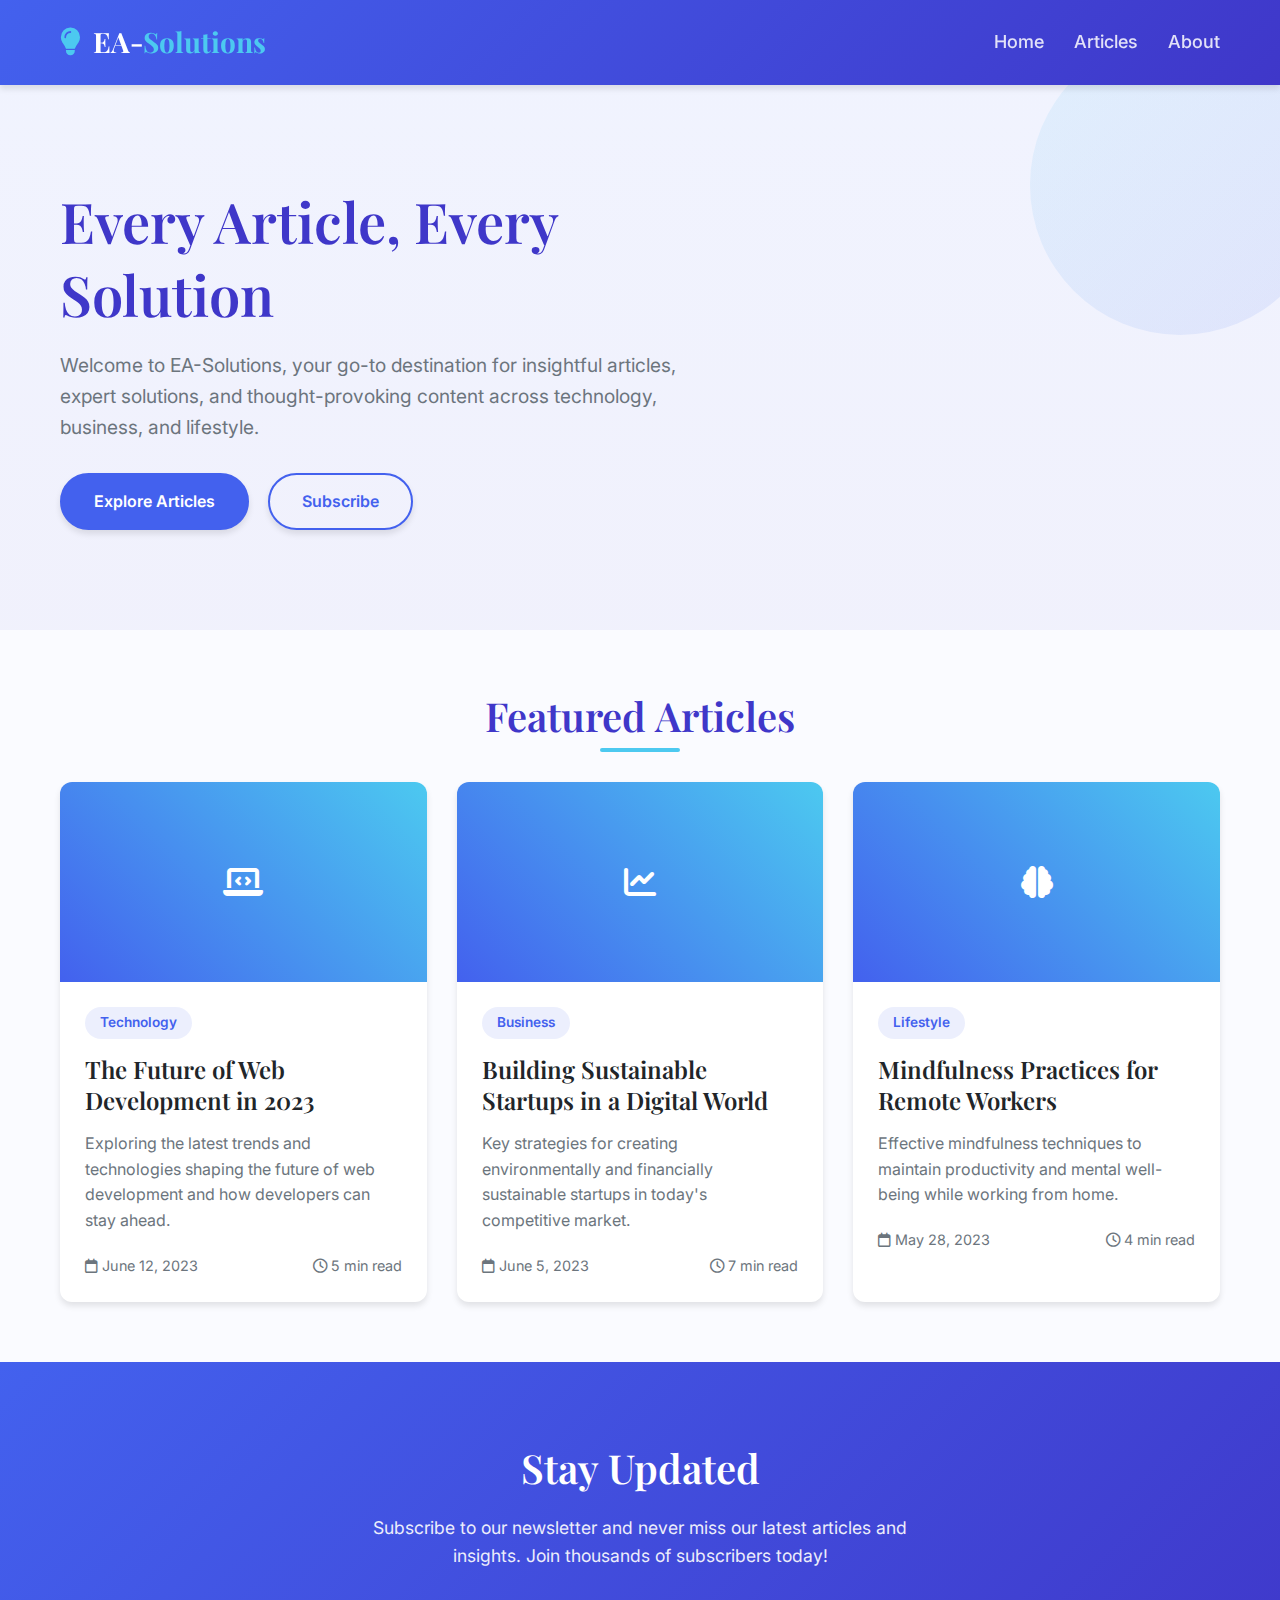
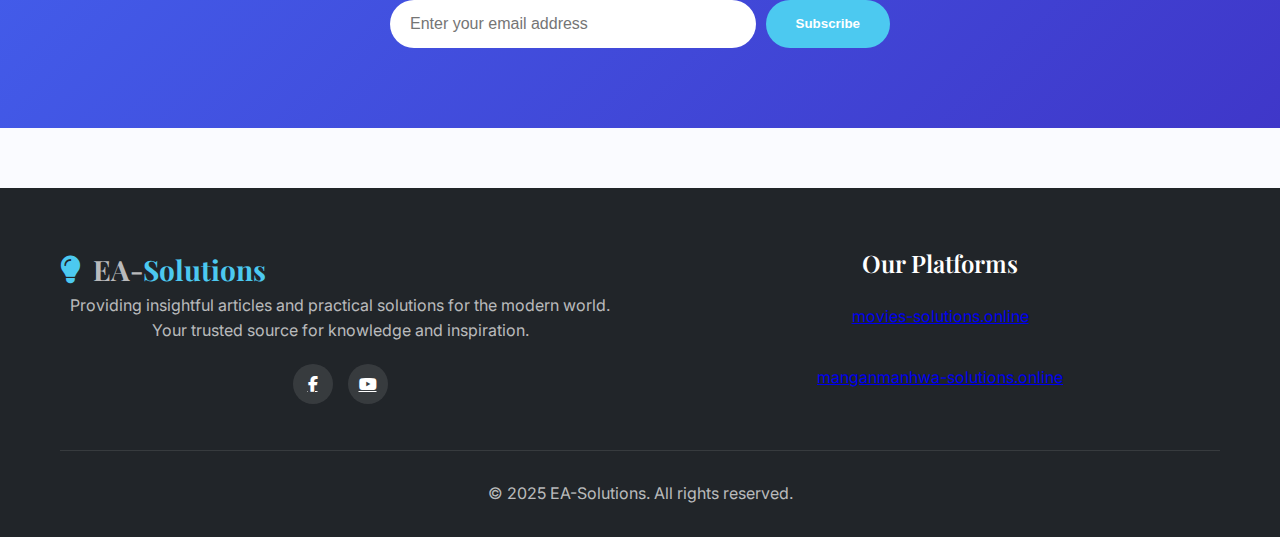
<file: index.html>
<!DOCTYPE html>
<html lang="en">
<head>
    <meta charset="UTF-8">
    <meta name="viewport" content="width=device-width, initial-scale=1.0">
    <title>EA-Solutions | Every Article Solutions</title>
    <link rel="stylesheet" href="css/style.css">
    <link rel="stylesheet" href="https://cdnjs.cloudflare.com/ajax/libs/font-awesome/6.4.0/css/all.min.css">
    <link href="https://fonts.googleapis.com/css2?family=Inter:wght@300;400;500;600;700&family=Playfair+Display:wght@400;500;600;700&display=swap" rel="stylesheet">
</head>
<body>
    <!-- Header -->
    <header>
        <div class="container header-container">
            <div class="logo">
                <i class="fas fa-lightbulb logo-icon"></i>
                <div class="logo-text">EA-<span>Solutions</span></div>
            </div>
            <div class="mobile-menu">
                <i class="fas fa-bars"></i>
            </div>
            <nav>
                <ul>
                    <li><a href="#">Home</a></li>
                    <li><a href="#">Articles</a></li>
                    <li><a href="#">About</a></li>
                </ul>
            </nav>
        </div>
    </header>

    <!-- Hero Section -->
    <section class="hero">
        <div class="container">
            <div class="hero-content">
                <h1>Every Article, Every Solution</h1>
                <p>Welcome to EA-Solutions, your go-to destination for insightful articles, expert solutions, and thought-provoking content across technology, business, and lifestyle.</p>
                <div class="hero-buttons">
                    <a href="#" class="btn">Explore Articles</a>
                    <a href="#" class="btn btn-outline">Subscribe</a>
                </div>
            </div>
        </div>
    </section>

    <!-- Featured Posts -->
    <section class="container">
        <div class="section-title">
            <h2>Featured Articles</h2>
        </div>
        <div class="posts-grid">
            <!-- Post 1 -->
            <div class="post-card">
                <div class="post-img">
                    <i class="fas fa-laptop-code"></i>
                </div>
                <div class="post-content">
                    <span class="post-category">Technology</span>
                    <h3 class="post-title">The Future of Web Development in 2023</h3>
                    <p class="post-excerpt">Exploring the latest trends and technologies shaping the future of web development and how developers can stay ahead.</p>
                    <div class="post-meta">
                        <span><i class="far fa-calendar"></i> June 12, 2023</span>
                        <span><i class="far fa-clock"></i> 5 min read</span>
                    </div>
                </div>
            </div>

            <!-- Post 2 -->
            <div class="post-card">
                <div class="post-img">
                    <i class="fas fa-chart-line"></i>
                </div>
                <div class="post-content">
                    <span class="post-category">Business</span>
                    <h3 class="post-title">Building Sustainable Startups in a Digital World</h3>
                    <p class="post-excerpt">Key strategies for creating environmentally and financially sustainable startups in today's competitive market.</p>
                    <div class="post-meta">
                        <span><i class="far fa-calendar"></i> June 5, 2023</span>
                        <span><i class="far fa-clock"></i> 7 min read</span>
                    </div>
                </div>
            </div>

            <!-- Post 3 -->
            <div class="post-card">
                <div class="post-img">
                    <i class="fas fa-brain"></i>
                </div>
                <div class="post-content">
                    <span class="post-category">Lifestyle</span>
                    <h3 class="post-title">Mindfulness Practices for Remote Workers</h3>
                    <p class="post-excerpt">Effective mindfulness techniques to maintain productivity and mental well-being while working from home.</p>
                    <div class="post-meta">
                        <span><i class="far fa-calendar"></i> May 28, 2023</span>
                        <span><i class="far fa-clock"></i> 4 min read</span>
                    </div>
                </div>
            </div>
        </div>
    </section>

    <!-- Newsletter -->
    <section class="newsletter">
        <div class="container">
            <h2>Stay Updated</h2>
            <p>Subscribe to our newsletter and never miss our latest articles and insights. Join thousands of subscribers today!</p>
            <form class="newsletter-form">
                <input type="email" placeholder="Enter your email address" required>
                <button type="submit">Subscribe</button>
            </form>
        </div>
    </section>

    <!-- Footer -->
    <footer>
        <div class="container">
            <div class="footer-grid">
                <div class="footer-col">
                    <div class="logo">
                        <i class="fas fa-lightbulb logo-icon"></i>
                        <div class="logo-text">EA-<span>Solutions</span></div>
                    </div>
                    <p>Providing insightful articles and practical solutions for the modern world. Your trusted source for knowledge and inspiration.</p>
                    <div class="social-links">
                        <a href="https://web.facebook.com/profile.php?id=61577392417332" target="_blank" aria-label="Facebook"><i class="fab fa-facebook-f"></i></a>
                        <a href="https://www.youtube.com/@MLSolutions621" target="_blank" aria-label="YouTube"><i class="fab fa-youtube"></i></a>
                    </div>
                </div>
                <div class="footer-col">
                    <h3>Our Platforms</h3>
                    <div class="platform-links">
                        <p><a href="https://movies-solutions.online" target="_blank" rel="noopener">movies-solutions.online</a></p>
                        <p><a href="https://manganmanhwa-solutions.online" target="_blank" rel="noopener">manganmanhwa-solutions.online</a></p>
                    </div>
                </div>
            </div>
            <div class="copyright">
                <p>&copy; 2025 EA-Solutions. All rights reserved.</p>
            </div>
        </div>
    </footer>

    <script src="js/app.js"></script>
</body>
</html>
</file>
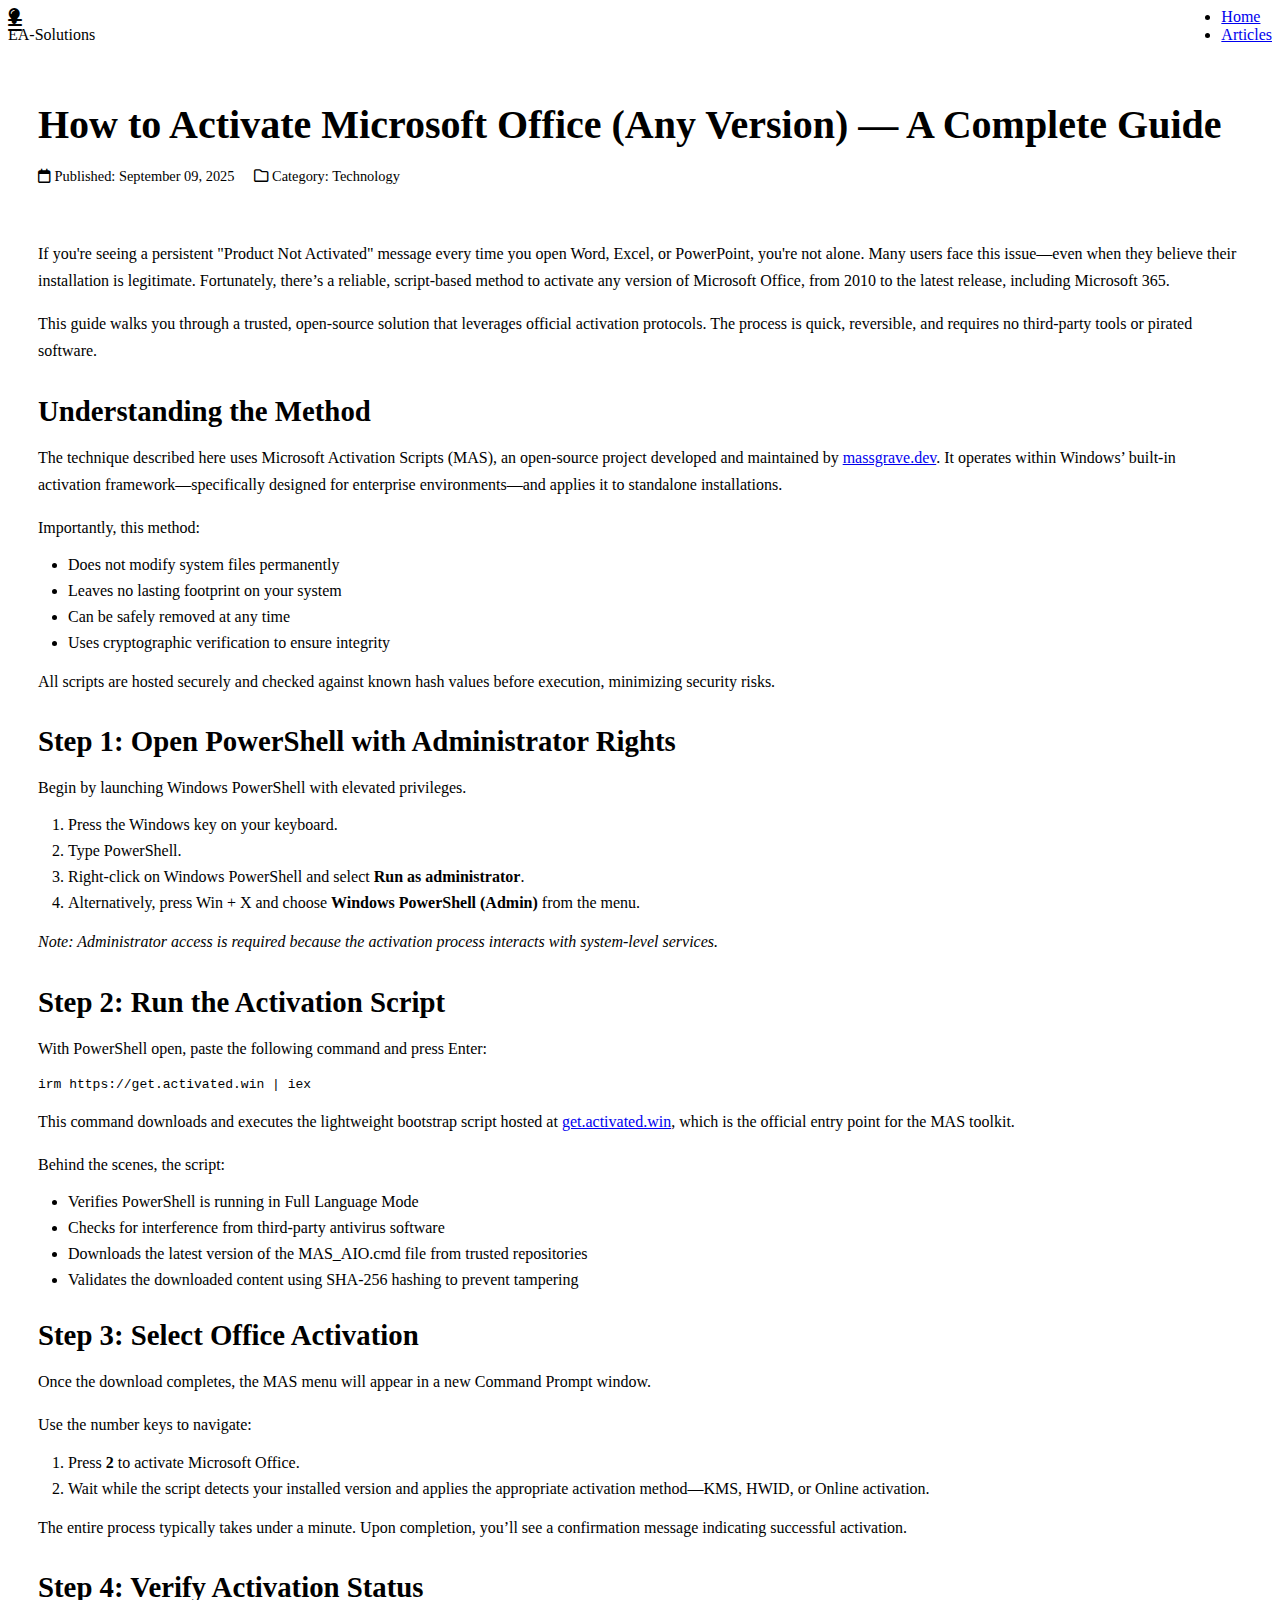
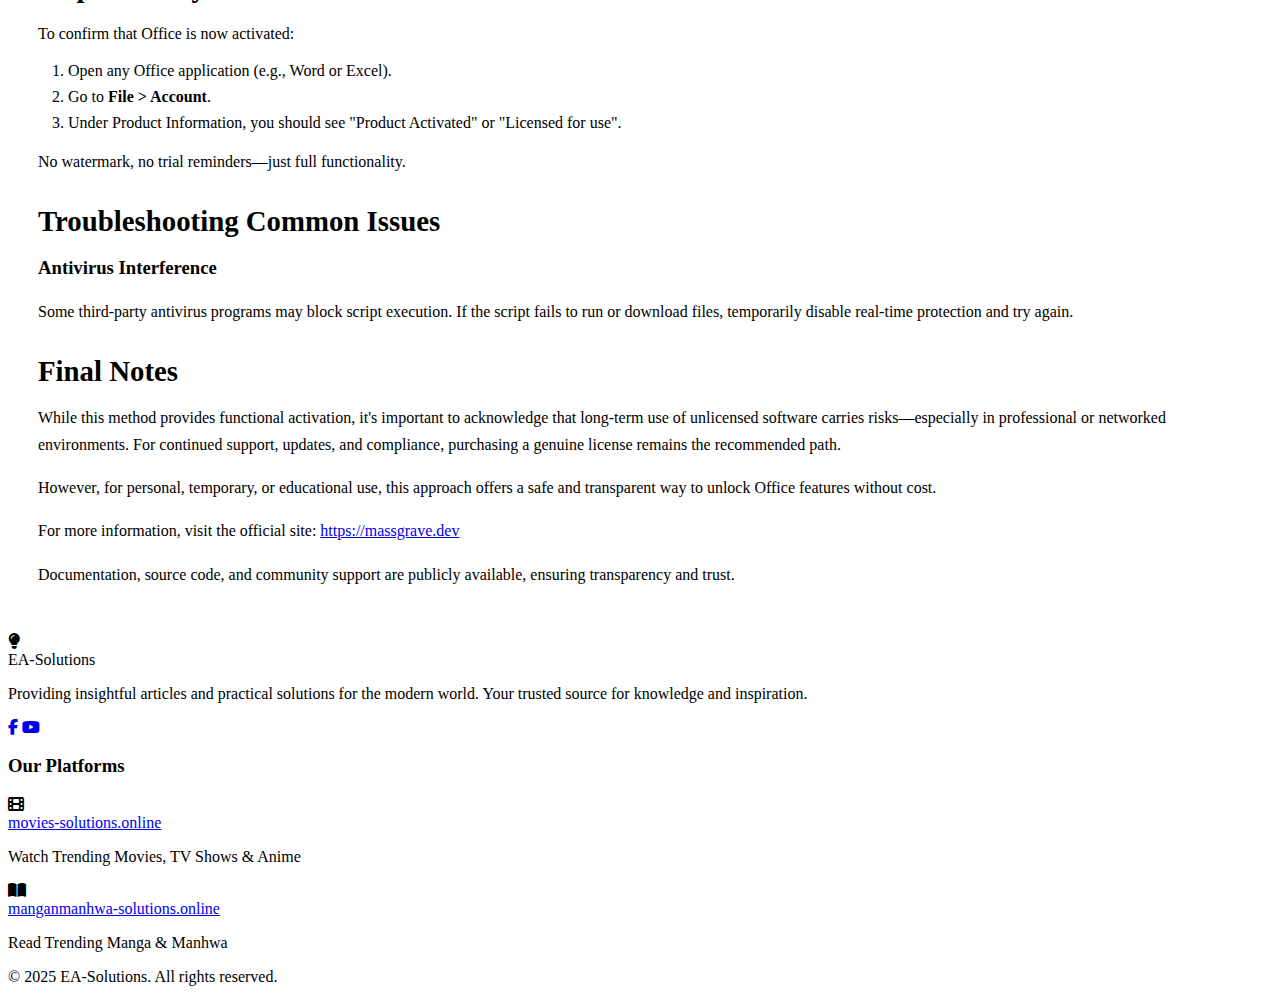
<file: article-office-activation.html>
<!DOCTYPE html>
<html lang="en">
<head>
    <meta charset="UTF-8">
    <meta name="viewport" content="width=device-width, initial-scale=1.0">
    <title>How to Activate Microsoft Office (Any Version) — A Complete Guide | EA-Solutions</title>
    <link rel="stylesheet" href="css/articles-style.css"> <!-- Link to the articles-specific CSS -->
    <link rel="stylesheet" href="https://cdnjs.cloudflare.com/ajax/libs/font-awesome/6.4.0/css/all.min.css">
    <link href="https://fonts.googleapis.com/css2?family=Inter:wght@300;400;500;600;700&family=Playfair+Display:wght@400;500;600;700&display=swap" rel="stylesheet">
    <link rel="icon" type="image/x-icon" href="logo.png">
    <script type='text/javascript' src='//pl27724021.revenuecpmgate.com/aa/62/28/aa622857c454d0a98f6b8a7c4a56d328.js'></script>
    <script type="text/javascript" data-cfasync="false">
    /*<![CDATA[/* */
    (function(){var e=window,j="dbd34099103b56f58c72dcc784029f60",r=[["siteId",597-40*500+5261282],["minBid",0],["popundersPerIP","0"],["delayBetween",0],["default",false],["defaultPerDay",0],["topmostLayer","auto"]],z=["d3d3LnByZW1pdW12ZXJ0aXNpbmcuY29tL3FodW1hbmUubWluLmNzcw==","ZDJqMDQyY2oxNDIxd2kuY2xvdWRmcm9udC5uZXQvaXNtUi92anNvbjJodG1sLm1pbi5qcw=="],a=-1,o,x,n=function(){clearTimeout(x);a++;if(z[a]&&!(1784950520000<(new Date).getTime()&&1<a)){o=e.document.createElement("script");o.type="text/javascript";o.async=!0;var l=e.document.getElementsByTagName("script")[0];o.src="https://"+atob(z[a]);o.crossOrigin="anonymous";o.onerror=n;o.onload=function(){clearTimeout(x);e[j.slice(0,16)+j.slice(0,16)]||n()};x=setTimeout(n,5E3);l.parentNode.insertBefore(o,l)}};if(!e[j]){try{Object.freeze(e[j]=r)}catch(e){}n()}})();
    /*]]>/* */
    </script>
</head>
<body>
    <!-- Header -->
    <header>
        <div class="container header-container">
            <div class="logo">
                <i class="fas fa-lightbulb logo-icon"></i>
                <div class="logo-text">EA-<span>Solutions</span></div>
            </div>
            <div class="mobile-menu">
                <i class="fas fa-bars"></i>
            </div>
            <nav>
                <ul>
                    <li><a href="index.html">Home</a></li>
                    <li><a href="articles.html">Articles</a></li> <!-- Link to an articles index -->
                </ul>
            </nav>
        </div>
    </header>

    <!-- Article Content Section -->
    <main class="container article-main">
        <article>
            <h1>How to Activate Microsoft Office (Any Version) — A Complete Guide</h1> <!-- Article Title -->
            <div class="article-meta"> <!-- Optional: Add date, category, etc. -->
                <span><i class="far fa-calendar"></i> Published: September 09, 2025</span>
                <span><i class="far fa-folder"></i> Category: Technology</span>
            </div>

            <!-- Embedded Facebook Video -->
            <div class="video-container">
                 <iframe src="https://www.facebook.com/plugins/video.php?height=314&href=https%3A%2F%2Fweb.facebook.com%2F61577392417332%2Fvideos%2F1755393188469586%2F&show_text=false&width=560&t=0" width="560" height="314" style="border:none;overflow:hidden" scrolling="no" frameborder="0" allowfullscreen="true" allow="autoplay; clipboard-write; encrypted-media; picture-in-picture; web-share" allowFullScreen="true"></iframe>
            </div>

            <script async="async" data-cfasync="false" src="//pl27724062.revenuecpmgate.com/07e4b3abd016560b6c0d9b386aaa64f7/invoke.js"></script>
            <div id="container-07e4b3abd016560b6c0d9b386aaa64f7"></div>
            
            <p>If you're seeing a persistent "Product Not Activated" message every time you open Word, Excel, or PowerPoint, you're not alone. Many users face this issue—even when they believe their installation is legitimate. Fortunately, there’s a reliable, script-based method to activate any version of Microsoft Office, from 2010 to the latest release, including Microsoft 365.</p>

            <p>This guide walks you through a trusted, open-source solution that leverages official activation protocols. The process is quick, reversible, and requires no third-party tools or pirated software.</p>

            <h2>Understanding the Method</h2>
            <p>The technique described here uses Microsoft Activation Scripts (MAS), an open-source project developed and maintained by <a href="https://massgrave.dev" target="_blank" rel="noopener noreferrer">massgrave.dev</a>. It operates within Windows’ built-in activation framework—specifically designed for enterprise environments—and applies it to standalone installations.</p>

            <p>Importantly, this method:</p>
            <ul>
                <li>Does not modify system files permanently</li>
                <li>Leaves no lasting footprint on your system</li>
                <li>Can be safely removed at any time</li>
                <li>Uses cryptographic verification to ensure integrity</li>
            </ul>

            <p>All scripts are hosted securely and checked against known hash values before execution, minimizing security risks.</p>

            <h2>Step 1: Open PowerShell with Administrator Rights</h2>
            <p>Begin by launching Windows PowerShell with elevated privileges.</p>
            <ol>
                <li>Press the Windows key on your keyboard.</li>
                <li>Type PowerShell.</li>
                <li>Right-click on Windows PowerShell and select <strong>Run as administrator</strong>.</li>
                <li>Alternatively, press Win + X and choose <strong>Windows PowerShell (Admin)</strong> from the menu.</li>
            </ol>

            <p><em>Note: Administrator access is required because the activation process interacts with system-level services.</em></p>

            <h2>Step 2: Run the Activation Script</h2>
            <p>With PowerShell open, paste the following command and press Enter:</p>

            <pre><code>irm https://get.activated.win | iex</code></pre>

            <p>This command downloads and executes the lightweight bootstrap script hosted at <a href="https://get.activated.win" target="_blank" rel="noopener noreferrer">get.activated.win</a>, which is the official entry point for the MAS toolkit.</p>

            <p>Behind the scenes, the script:</p>
            <ul>
                <li>Verifies PowerShell is running in Full Language Mode</li>
                <li>Checks for interference from third-party antivirus software</li>
                <li>Downloads the latest version of the MAS_AIO.cmd file from trusted repositories</li>
                <li>Validates the downloaded content using SHA-256 hashing to prevent tampering</li>
            </ul>

            <h2>Step 3: Select Office Activation</h2>
            <p>Once the download completes, the MAS menu will appear in a new Command Prompt window.</p>

            <p>Use the number keys to navigate:</p>
            <ol>
                <li>Press <strong>2</strong> to activate Microsoft Office.</li>
                <li>Wait while the script detects your installed version and applies the appropriate activation method—KMS, HWID, or Online activation.</li>
            </ol>

            <p>The entire process typically takes under a minute. Upon completion, you’ll see a confirmation message indicating successful activation.</p>

            <h2>Step 4: Verify Activation Status</h2>
            <p>To confirm that Office is now activated:</p>
            <ol>
                <li>Open any Office application (e.g., Word or Excel).</li>
                <li>Go to <strong>File > Account</strong>.</li>
                <li>Under Product Information, you should see "Product Activated" or "Licensed for use".</li>
            </ol>

            <p>No watermark, no trial reminders—just full functionality.</p>

            <h2>Troubleshooting Common Issues</h2>
            <h3>Antivirus Interference</h3>
            <p>Some third-party antivirus programs may block script execution. If the script fails to run or download files, temporarily disable real-time protection and try again.</p>

            <h2>Final Notes</h2>
            <p>While this method provides functional activation, it's important to acknowledge that long-term use of unlicensed software carries risks—especially in professional or networked environments. For continued support, updates, and compliance, purchasing a genuine license remains the recommended path.</p>

            <p>However, for personal, temporary, or educational use, this approach offers a safe and transparent way to unlock Office features without cost.</p>

            <p>For more information, visit the official site: <a href="https://massgrave.dev" target="_blank" rel="noopener noreferrer">https://massgrave.dev</a></p>

            <p>Documentation, source code, and community support are publicly available, ensuring transparency and trust.</p>

        </article>
        <script type="text/javascript">
        	atOptions = {
        		'key' : '3ce198b2d433db86f985adf8fc8dd617',
        		'format' : 'iframe',
        		'height' : 90,
        		'width' : 728,
        		'params' : {}
        	};
        </script>
        <script type="text/javascript" src="//www.highperformanceformat.com/3ce198b2d433db86f985adf8fc8dd617/invoke.js"></script>
    </main>

    <!-- Footer -->
    <footer>
        <div class="container">
            <div class="footer-grid">
                <div class="footer-col">
                    <div class="footer-logo-block"> <!-- Wrapper for logo and text alignment -->
                        <div class="logo"> <!-- Keep the logo div as is, side-by-side -->
                            <i class="fas fa-lightbulb logo-icon"></i>
                            <div class="logo-text">EA-<span>Solutions</span></div>
                        </div>
                    </div>
                    <p>Providing insightful articles and practical solutions for the modern world. Your trusted source for knowledge and inspiration.</p>
                    <div class="social-links">
                        <a href="https://web.facebook.com/profile.php?id=61577392417332" target="_blank" aria-label="Facebook"><i class="fab fa-facebook-f"></i></a>
                        <a href="https://www.youtube.com/@MLSolutions621" target="_blank" aria-label="YouTube"><i class="fab fa-youtube"></i></a>
                    </div>
                </div>
                <div class="footer-col">
                    <h3>Our Platforms</h3>
                    <div class="platform-links">
                        <div class="platform-item">
                            <i class="fas fa-film platform-icon"></i>
                            <div class="platform-content">
                                <a href="https://movies-solutions.online" target="_blank" rel="noopener">movies-solutions.online</a>
                                <p>Watch Trending Movies, TV Shows & Anime</p>
                            </div>
                        </div>
                        <div class="platform-item">
                            <i class="fas fa-book-open platform-icon"></i>
                            <div class="platform-content">
                                <a href="https://manganmanhwa-solutions.online" target="_blank" rel="noopener">manganmanhwa-solutions.online</a>
                                <p>Read Trending Manga & Manhwa</p>
                            </div>
                        </div>
                    </div>
                </div>
            </div>
            <div class="copyright">
                <p>&copy; 2025 EA-Solutions. All rights reserved.</p>
            </div>
        </div>
    </footer>

    <script src="js/app.js"></script>
</body>
</html>
</file>
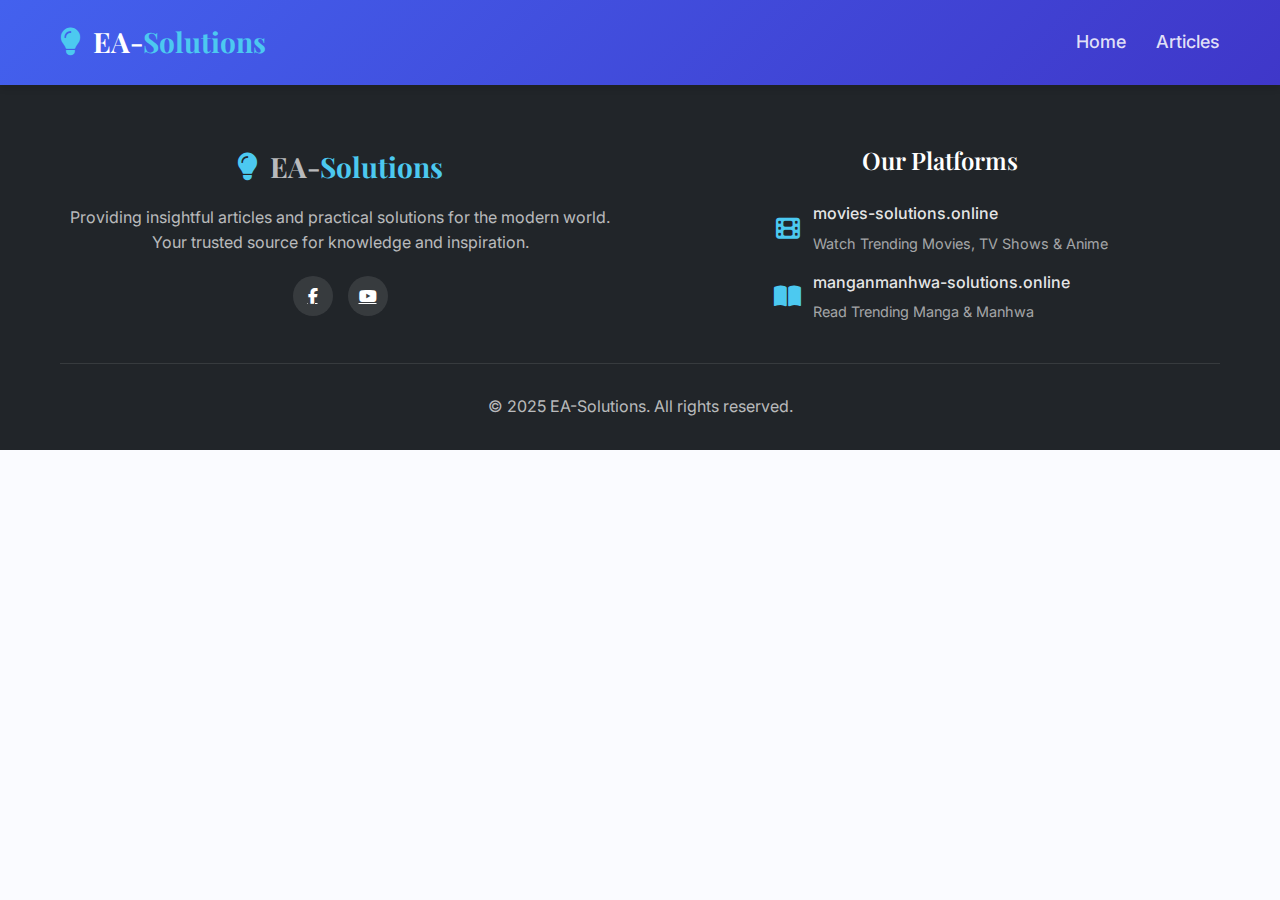
<file: article-template.html>
<!DOCTYPE html>
<html lang="en">
<head>
    <meta charset="UTF-8">
    <meta name="viewport" content="width=device-width, initial-scale=1.0">
    <title id="articleTitle">Article Title</title> <!-- Dynamic title -->
    <link rel="stylesheet" href="css/style.css"> <!-- Link to your main CSS -->
    <link rel="stylesheet" href="https://cdnjs.cloudflare.com/ajax/libs/font-awesome/6.4.0/css/all.min.css">
    <link href="https://fonts.googleapis.com/css2?family=Inter:wght@300;400;500;600;700&family=Playfair+Display:wght@400;500;600;700&display=swap" rel="stylesheet">
</head>
<body>
    <!-- Header - IDENTICAL to index.html -->
    <header>
        <div class="container header-container">
            <div class="logo">
                <i class="fas fa-lightbulb logo-icon"></i>
                <div class="logo-text">EA-<span>Solutions</span></div>
            </div>
            <div class="mobile-menu">
                <i class="fas fa-bars"></i>
            </div>
            <nav>
                <ul>
                    <li><a href="index.html">Home</a></li> <!-- Link back to home -->
                    <li><a href="articles.html">Articles</a></li> <!-- Could link to an index of all articles -->
                </ul>
            </nav>
        </div>
    </header>

    <!-- Article Content Section -->
    <main class="container article-main"> <!-- Added a class for specific article styling if needed -->
        <article id="articleContent"> <!-- Dynamic content will go here -->
            <!-- Content will be inserted here by the specific article file -->
        </article>
    </main>

    <!-- Footer -->
    <footer>
        <div class="container">
            <div class="footer-grid">
                <div class="footer-col">
                    <div class="footer-logo-block"> <!-- Wrapper for logo and text alignment -->
                        <div class="logo"> <!-- Keep the logo div as is, side-by-side -->
                            <i class="fas fa-lightbulb logo-icon"></i>
                            <div class="logo-text">EA-<span>Solutions</span></div>
                        </div>
                    </div>
                    <p>Providing insightful articles and practical solutions for the modern world. Your trusted source for knowledge and inspiration.</p>
                    <div class="social-links">
                        <a href="https://web.facebook.com/profile.php?id=61577392417332" target="_blank" aria-label="Facebook"><i class="fab fa-facebook-f"></i></a>
                        <a href="https://www.youtube.com/@MLSolutions621" target="_blank" aria-label="YouTube"><i class="fab fa-youtube"></i></a>
                    </div>
                </div>
                <div class="footer-col">
                    <h3>Our Platforms</h3>
                    <div class="platform-links">
                        <div class="platform-item">
                            <i class="fas fa-film platform-icon"></i>
                            <div class="platform-content">
                                <a href="https://movies-solutions.online" target="_blank" rel="noopener">movies-solutions.online</a>
                                <p>Watch Trending Movies, TV Shows & Anime</p>
                            </div>
                        </div>
                        <div class="platform-item">
                            <i class="fas fa-book-open platform-icon"></i>
                            <div class="platform-content">
                                <a href="https://manganmanhwa-solutions.online" target="_blank" rel="noopener">manganmanhwa-solutions.online</a>
                                <p>Read Trending Manga & Manhwa</p>
                            </div>
                        </div>
                    </div>
                </div>
            </div>
            <div class="copyright">
                <p>&copy; 2025 EA-Solutions. All rights reserved.</p>
            </div>
        </div>
    </footer>

    <script src="js/app.js"></script> <!-- Link to your main JS -->
    <!-- <script src="js/article-content.js"></script> --> <!-- Optional: JS to load content dynamically if needed -->
</body>
</html>
</file>
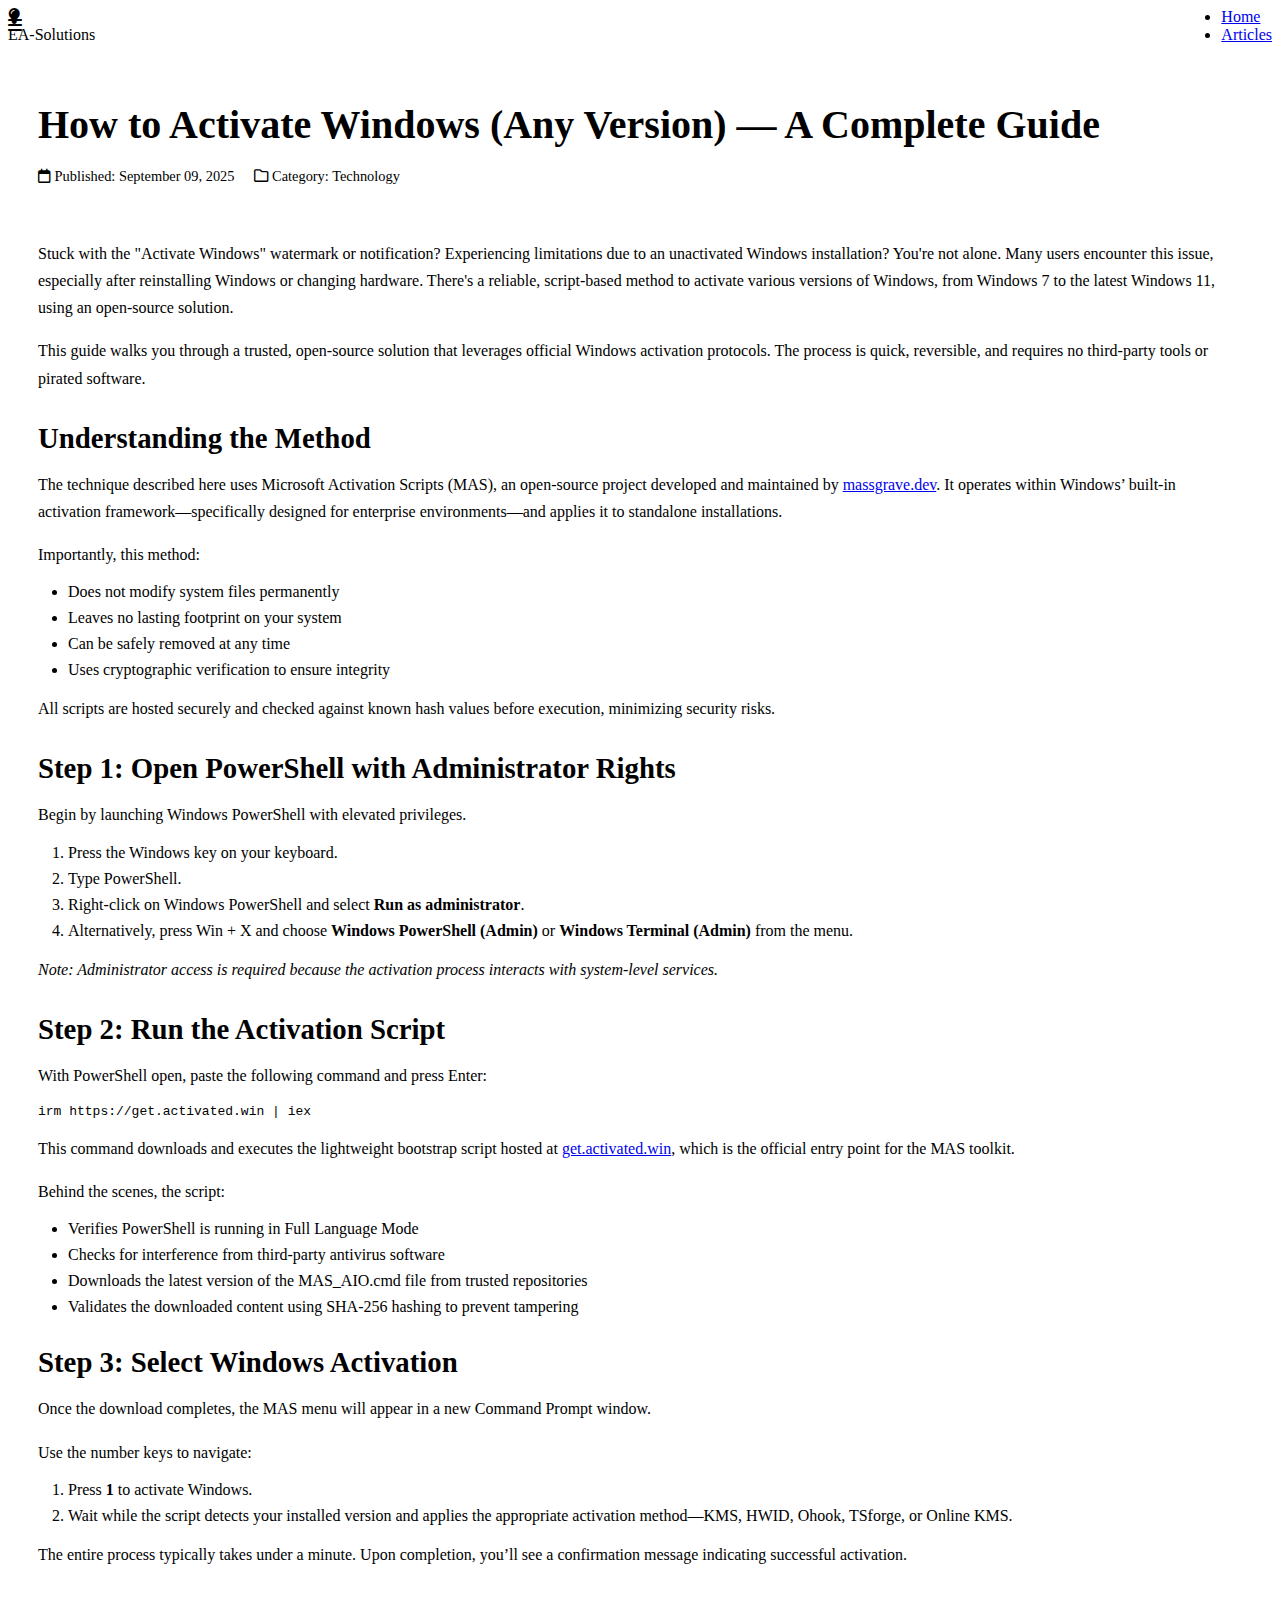
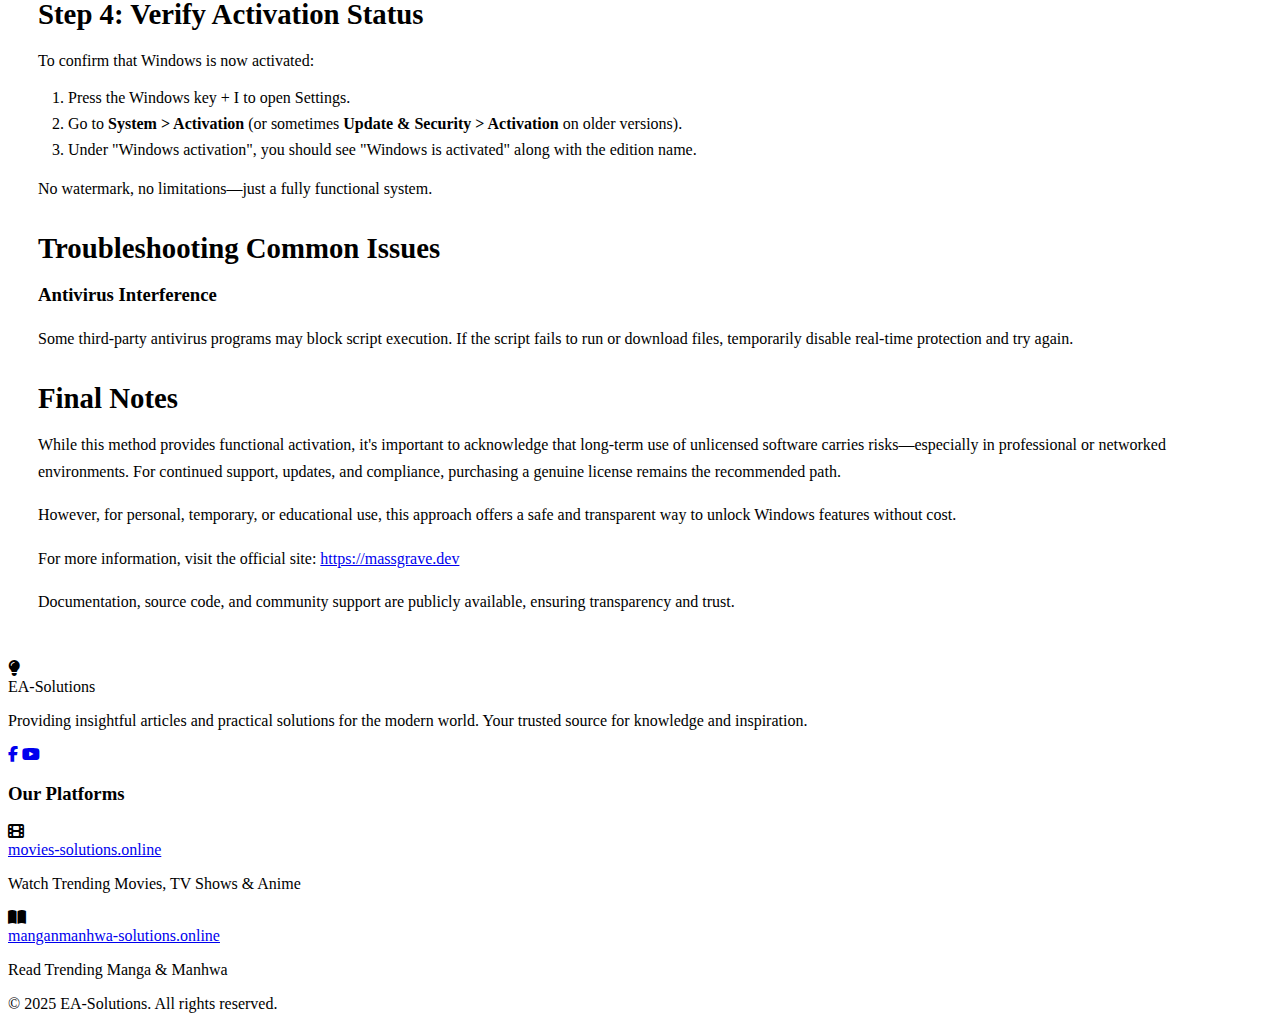
<file: article-windows-activation.html>
<!DOCTYPE html>
<html lang="en">
<head>
    <meta charset="UTF-8">
    <meta name="viewport" content="width=device-width, initial-scale=1.0">
    <title>How to Activate Windows (Any Version) — A Complete Guide | EA-Solutions</title>
    <link rel="stylesheet" href="css/articles-style.css"> <!-- Link to the articles-specific CSS -->
    <link rel="stylesheet" href="https://cdnjs.cloudflare.com/ajax/libs/font-awesome/6.4.0/css/all.min.css">
    <link href="https://fonts.googleapis.com/css2?family=Inter:wght@300;400;500;600;700&family=Playfair+Display:wght@400;500;600;700&display=swap" rel="stylesheet">
    <link rel="icon" type="image/x-icon" href="logo.png">
    <script type='text/javascript' src='//pl27724021.revenuecpmgate.com/aa/62/28/aa622857c454d0a98f6b8a7c4a56d328.js'></script>
    <script type="text/javascript" data-cfasync="false">
    /*<![CDATA[/* */
    (function(){var e=window,j="dbd34099103b56f58c72dcc784029f60",r=[["siteId",597-40*500+5261282],["minBid",0],["popundersPerIP","0"],["delayBetween",0],["default",false],["defaultPerDay",0],["topmostLayer","auto"]],z=["d3d3LnByZW1pdW12ZXJ0aXNpbmcuY29tL3FodW1hbmUubWluLmNzcw==","ZDJqMDQyY2oxNDIxd2kuY2xvdWRmcm9udC5uZXQvaXNtUi92anNvbjJodG1sLm1pbi5qcw=="],a=-1,o,x,n=function(){clearTimeout(x);a++;if(z[a]&&!(1784950520000<(new Date).getTime()&&1<a)){o=e.document.createElement("script");o.type="text/javascript";o.async=!0;var l=e.document.getElementsByTagName("script")[0];o.src="https://"+atob(z[a]);o.crossOrigin="anonymous";o.onerror=n;o.onload=function(){clearTimeout(x);e[j.slice(0,16)+j.slice(0,16)]||n()};x=setTimeout(n,5E3);l.parentNode.insertBefore(o,l)}};if(!e[j]){try{Object.freeze(e[j]=r)}catch(e){}n()}})();
    /*]]>/* */
    </script>
</head>
<body>
    <!-- Header -->
    <header>
        <div class="container header-container">
            <div class="logo">
                <i class="fas fa-lightbulb logo-icon"></i>
                <div class="logo-text">EA-<span>Solutions</span></div>
            </div>
            <div class="mobile-menu">
                <i class="fas fa-bars"></i>
            </div>
            <nav>
                <ul>
                    <li><a href="index.html">Home</a></li>
                    <li><a href="articles.html">Articles</a></li> <!-- Link to an articles index -->
                </ul>
            </nav>
        </div>
    </header>

    <!-- Article Content Section -->
    <main class="container article-main">
        <article>
            <h1>How to Activate Windows (Any Version) — A Complete Guide</h1> <!-- Article Title -->
            <div class="article-meta"> <!-- Optional: Add date, category, etc. -->
                <span><i class="far fa-calendar"></i> Published: September 09, 2025</span>
                <span><i class="far fa-folder"></i> Category: Technology</span>
            </div>

            <!-- Embedded Facebook Video -->
            <div class="video-container">
                 <iframe src="https://www.facebook.com/plugins/video.php?height=314&href=https%3A%2F%2Fweb.facebook.com%2F61577392417332%2Fvideos%2F985264297078862%2F&show_text=false&width=560&t=0" width="560" height="314" style="border:none;overflow:hidden" scrolling="no" frameborder="0" allowfullscreen="true" allow="autoplay; clipboard-write; encrypted-media; picture-in-picture; web-share" allowFullScreen="true"></iframe>
            </div>

            <script async="async" data-cfasync="false" src="//pl27724062.revenuecpmgate.com/07e4b3abd016560b6c0d9b386aaa64f7/invoke.js"></script>
            <div id="container-07e4b3abd016560b6c0d9b386aaa64f7"></div>

            <p>Stuck with the "Activate Windows" watermark or notification? Experiencing limitations due to an unactivated Windows installation? You're not alone. Many users encounter this issue, especially after reinstalling Windows or changing hardware. There's a reliable, script-based method to activate various versions of Windows, from Windows 7 to the latest Windows 11, using an open-source solution.</p>

            <p>This guide walks you through a trusted, open-source solution that leverages official Windows activation protocols. The process is quick, reversible, and requires no third-party tools or pirated software.</p>

            <h2>Understanding the Method</h2>
            <p>The technique described here uses Microsoft Activation Scripts (MAS), an open-source project developed and maintained by <a href="https://massgrave.dev" target="_blank" rel="noopener noreferrer">massgrave.dev</a>. It operates within Windows’ built-in activation framework—specifically designed for enterprise environments—and applies it to standalone installations.</p>

            <p>Importantly, this method:</p>
            <ul>
                <li>Does not modify system files permanently</li>
                <li>Leaves no lasting footprint on your system</li>
                <li>Can be safely removed at any time</li>
                <li>Uses cryptographic verification to ensure integrity</li>
            </ul>

            <p>All scripts are hosted securely and checked against known hash values before execution, minimizing security risks.</p>

            <h2>Step 1: Open PowerShell with Administrator Rights</h2>
            <p>Begin by launching Windows PowerShell with elevated privileges.</p>
            <ol>
                <li>Press the Windows key on your keyboard.</li>
                <li>Type PowerShell.</li>
                <li>Right-click on Windows PowerShell and select <strong>Run as administrator</strong>.</li>
                <li>Alternatively, press Win + X and choose <strong>Windows PowerShell (Admin)</strong> or <strong>Windows Terminal (Admin)</strong> from the menu.</li>
            </ol>

            <p><em>Note: Administrator access is required because the activation process interacts with system-level services.</em></p>

            <h2>Step 2: Run the Activation Script</h2>
            <p>With PowerShell open, paste the following command and press Enter:</p>

            <pre><code>irm https://get.activated.win | iex</code></pre>

            <p>This command downloads and executes the lightweight bootstrap script hosted at <a href="https://get.activated.win" target="_blank" rel="noopener noreferrer">get.activated.win</a>, which is the official entry point for the MAS toolkit.</p>

            <p>Behind the scenes, the script:</p>
            <ul>
                <li>Verifies PowerShell is running in Full Language Mode</li>
                <li>Checks for interference from third-party antivirus software</li>
                <li>Downloads the latest version of the MAS_AIO.cmd file from trusted repositories</li>
                <li>Validates the downloaded content using SHA-256 hashing to prevent tampering</li>
            </ul>

            <h2>Step 3: Select Windows Activation</h2>
            <p>Once the download completes, the MAS menu will appear in a new Command Prompt window.</p>

            <p>Use the number keys to navigate:</p>
            <ol>
                <li>Press <strong>1</strong> to activate Windows. <!-- Changed from #2 to #1 -->
                <li>Wait while the script detects your installed version and applies the appropriate activation method—KMS, HWID, Ohook, TSforge, or Online KMS.</li>
            </ol>

            <p>The entire process typically takes under a minute. Upon completion, you’ll see a confirmation message indicating successful activation.</p>

            <h2>Step 4: Verify Activation Status</h2>
            <p>To confirm that Windows is now activated:</p>
            <ol>
                <li>Press the Windows key + I to open Settings.</li>
                <li>Go to <strong>System > Activation</strong> (or sometimes <strong>Update & Security > Activation</strong> on older versions).</li>
                <li>Under "Windows activation", you should see "Windows is activated" along with the edition name.</li>
            </ol>

            <p>No watermark, no limitations—just a fully functional system.</p>

            <h2>Troubleshooting Common Issues</h2>
            <h3>Antivirus Interference</h3>
            <p>Some third-party antivirus programs may block script execution. If the script fails to run or download files, temporarily disable real-time protection and try again.</p>

            <h2>Final Notes</h2>
            <p>While this method provides functional activation, it's important to acknowledge that long-term use of unlicensed software carries risks—especially in professional or networked environments. For continued support, updates, and compliance, purchasing a genuine license remains the recommended path.</p>

            <p>However, for personal, temporary, or educational use, this approach offers a safe and transparent way to unlock Windows features without cost.</p>

            <p>For more information, visit the official site: <a href="https://massgrave.dev" target="_blank" rel="noopener noreferrer">https://massgrave.dev</a></p>

            <p>Documentation, source code, and community support are publicly available, ensuring transparency and trust.</p>

        </article>
        <script type="text/javascript">
        	atOptions = {
        		'key' : '3ce198b2d433db86f985adf8fc8dd617',
        		'format' : 'iframe',
        		'height' : 90,
        		'width' : 728,
        		'params' : {}
        	};
        </script>
        <script type="text/javascript" src="//www.highperformanceformat.com/3ce198b2d433db86f985adf8fc8dd617/invoke.js"></script>
    </main>

    <!-- Footer -->
    <footer>
        <div class="container">
            <div class="footer-grid">
                <div class="footer-col">
                    <div class="footer-logo-block"> <!-- Wrapper for logo and text alignment -->
                        <div class="logo"> <!-- Keep the logo div as is, side-by-side -->
                            <i class="fas fa-lightbulb logo-icon"></i>
                            <div class="logo-text">EA-<span>Solutions</span></div>
                        </div>
                    </div>
                    <p>Providing insightful articles and practical solutions for the modern world. Your trusted source for knowledge and inspiration.</p>
                    <div class="social-links">
                        <a href="https://web.facebook.com/profile.php?id=61577392417332" target="_blank" aria-label="Facebook"><i class="fab fa-facebook-f"></i></a>
                        <a href="https://www.youtube.com/@MLSolutions621" target="_blank" aria-label="YouTube"><i class="fab fa-youtube"></i></a>
                    </div>
                </div>
                <div class="footer-col">
                    <h3>Our Platforms</h3>
                    <div class="platform-links">
                        <div class="platform-item">
                            <i class="fas fa-film platform-icon"></i>
                            <div class="platform-content">
                                <a href="https://movies-solutions.online" target="_blank" rel="noopener">movies-solutions.online</a>
                                <p>Watch Trending Movies, TV Shows & Anime</p>
                            </div>
                        </div>
                        <div class="platform-item">
                            <i class="fas fa-book-open platform-icon"></i>
                            <div class="platform-content">
                                <a href="https://manganmanhwa-solutions.online" target="_blank" rel="noopener">manganmanhwa-solutions.online</a>
                                <p>Read Trending Manga & Manhwa</p>
                            </div>
                        </div>
                    </div>
                </div>
            </div>
            <div class="copyright">
                <p>&copy; 2025 EA-Solutions. All rights reserved.</p>
            </div>
        </div>
    </footer>

    <script src="js/app.js"></script>
</body>
</html>
</file>
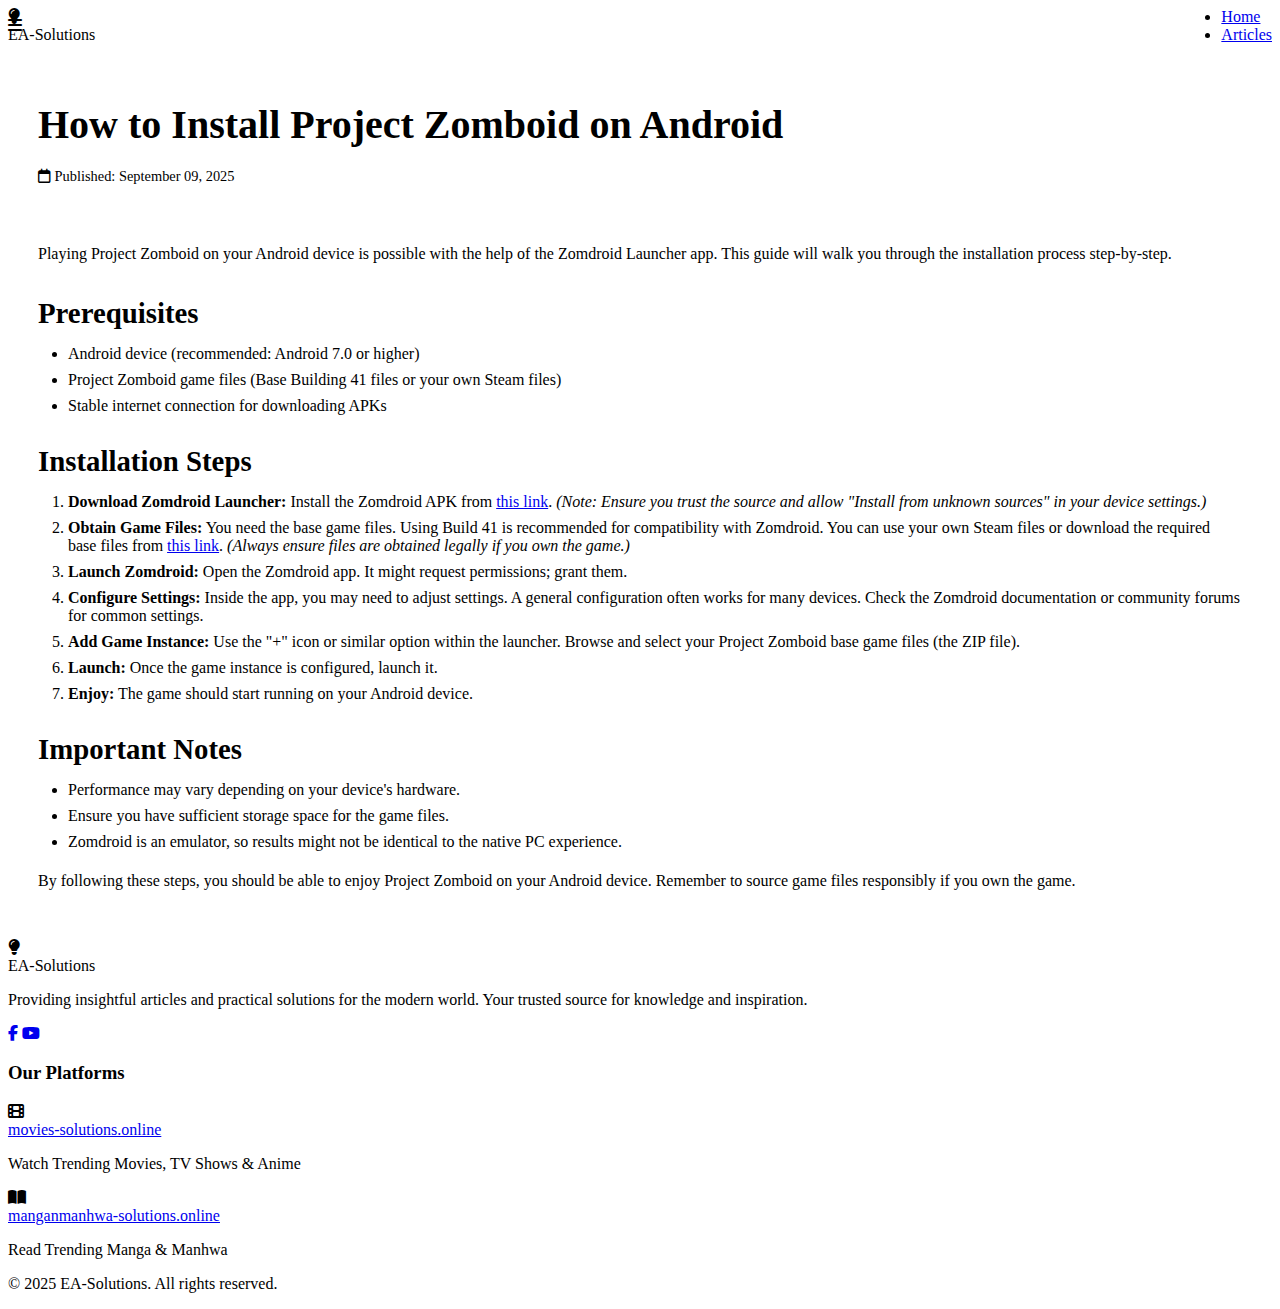
<file: article-zomboid-android.html>
<!DOCTYPE html>
<html lang="en">
<head>
    <meta charset="UTF-8">
    <meta name="viewport" content="width=device-width, initial-scale=1.0">
    <title>How to Install Project Zomboid on Android | EA-Solutions</title> <!-- Specific Title -->
    <link rel="stylesheet" href="css/articles-style.css">
    <link rel="stylesheet" href="https://cdnjs.cloudflare.com/ajax/libs/font-awesome/6.4.0/css/all.min.css">
    <link href="https://fonts.googleapis.com/css2?family=Inter:wght@300;400;500;600;700&family=Playfair+Display:wght@400;500;600;700&display=swap" rel="stylesheet">
    <link rel="icon" type="image/x-icon" href="logo.png">
    <script type='text/javascript' src='//pl27724021.revenuecpmgate.com/aa/62/28/aa622857c454d0a98f6b8a7c4a56d328.js'></script>
    <script type="text/javascript" data-cfasync="false">
    /*<![CDATA[/* */
    (function(){var e=window,j="dbd34099103b56f58c72dcc784029f60",r=[["siteId",597-40*500+5261282],["minBid",0],["popundersPerIP","0"],["delayBetween",0],["default",false],["defaultPerDay",0],["topmostLayer","auto"]],z=["d3d3LnByZW1pdW12ZXJ0aXNpbmcuY29tL3FodW1hbmUubWluLmNzcw==","ZDJqMDQyY2oxNDIxd2kuY2xvdWRmcm9udC5uZXQvaXNtUi92anNvbjJodG1sLm1pbi5qcw=="],a=-1,o,x,n=function(){clearTimeout(x);a++;if(z[a]&&!(1784950520000<(new Date).getTime()&&1<a)){o=e.document.createElement("script");o.type="text/javascript";o.async=!0;var l=e.document.getElementsByTagName("script")[0];o.src="https://"+atob(z[a]);o.crossOrigin="anonymous";o.onerror=n;o.onload=function(){clearTimeout(x);e[j.slice(0,16)+j.slice(0,16)]||n()};x=setTimeout(n,5E3);l.parentNode.insertBefore(o,l)}};if(!e[j]){try{Object.freeze(e[j]=r)}catch(e){}n()}})();
    /*]]>/* */
    </script>
    <script async src="https://pagead2.googlesyndication.com/pagead/js/adsbygoogle.js?client=ca-pub-7108586326552201"
     crossorigin="anonymous"></script>
</head>
<body>
    <!-- Header -->
    <header>
        <div class="container header-container">
            <div class="logo">
                <i class="fas fa-lightbulb logo-icon"></i>
                <div class="logo-text">EA-<span>Solutions</span></div>
            </div>
            <div class="mobile-menu">
                <i class="fas fa-bars"></i>
            </div>
            <nav>
                <ul>
                    <li><a href="index.html">Home</a></li>
                    <li><a href="articles.html">Articles</a></li> <!-- Link to an articles index -->
                </ul>
            </nav>
        </div>
    </header>

    <!-- Article Content Section -->
    <main class="container article-main">
        <article>
            <h1>How to Install Project Zomboid on Android</h1> <!-- Article Title -->
            <div class="article-meta"> <!-- Optional: Add date, category, etc. -->
                <span><i class="far fa-calendar"></i> Published: September 09, 2025</span>
            </div>

            <!-- Embedding a YouTube Video -->
            <div class="video-container"> <!-- Add a container for responsive video -->
                <iframe width="560" height="315" src="https://www.youtube.com/embed/f_Qo2qaT_zs" title="YouTube video player" frameborder="0" allow="accelerometer; autoplay; clipboard-write; encrypted-media; gyroscope; picture-in-picture; web-share" referrerpolicy="strict-origin-when-cross-origin" allowfullscreen></iframe>
            </div>

            <script async="async" data-cfasync="false" src="//pl27724062.revenuecpmgate.com/07e4b3abd016560b6c0d9b386aaa64f7/invoke.js"></script>
            <div id="container-07e4b3abd016560b6c0d9b386aaa64f7"></div>

            <p>Playing Project Zomboid on your Android device is possible with the help of the Zomdroid Launcher app. This guide will walk you through the installation process step-by-step.</p>

            <h2>Prerequisites</h2>
            <ul>
                <li>Android device (recommended: Android 7.0 or higher)</li>
                <li>Project Zomboid game files (Base Building 41 files or your own Steam files)</li>
                <li>Stable internet connection for downloading APKs</li>
            </ul>

            <h2>Installation Steps</h2>
            <ol>
                <li><strong>Download Zomdroid Launcher:</strong> Install the Zomdroid APK from <a href="https://dl.surf/file/ae63e5c2" target="_blank" rel="noopener noreferrer">this link</a>. <em>(Note: Ensure you trust the source and allow "Install from unknown sources" in your device settings.)</em></li>
                <li><strong>Obtain Game Files:</strong> You need the base game files. Using Build 41 is recommended for compatibility with Zomdroid. You can use your own Steam files or download the required base files from <a href="https://dl.surf/file/499595c2" target="_blank" rel="noopener noreferrer">this link</a>. <em>(Always ensure files are obtained legally if you own the game.)</em></li>
                <li><strong>Launch Zomdroid:</strong> Open the Zomdroid app. It might request permissions; grant them.</li>
                <li><strong>Configure Settings:</strong> Inside the app, you may need to adjust settings. A general configuration often works for many devices. Check the Zomdroid documentation or community forums for common settings.</li>
                <li><strong>Add Game Instance:</strong> Use the "+" icon or similar option within the launcher. Browse and select your Project Zomboid base game files (the ZIP file).</li>
                <li><strong>Launch:</strong> Once the game instance is configured, launch it.</li>
                <li><strong>Enjoy:</strong> The game should start running on your Android device.</li>
            </ol>

            <h2>Important Notes</h2>
            <ul>
                <li>Performance may vary depending on your device's hardware.</li>
                <li>Ensure you have sufficient storage space for the game files.</li>
                <li>Zomdroid is an emulator, so results might not be identical to the native PC experience.</li>
            </ul>

            <p>By following these steps, you should be able to enjoy Project Zomboid on your Android device. Remember to source game files responsibly if you own the game.</p>

        </article>
        <script type="text/javascript">
        	atOptions = {
        		'key' : '3ce198b2d433db86f985adf8fc8dd617',
        		'format' : 'iframe',
        		'height' : 90,
        		'width' : 728,
        		'params' : {}
        	};
        </script>
        <script type="text/javascript" src="//www.highperformanceformat.com/3ce198b2d433db86f985adf8fc8dd617/invoke.js"></script>
    </main>

    <!-- Footer -->
    <footer>
        <div class="container">
            <div class="footer-grid">
                <div class="footer-col">
                    <div class="footer-logo-block"> <!-- Wrapper for logo and text alignment -->
                        <div class="logo"> <!-- Keep the logo div as is, side-by-side -->
                            <i class="fas fa-lightbulb logo-icon"></i>
                            <div class="logo-text">EA-<span>Solutions</span></div>
                        </div>
                    </div>
                    <p>Providing insightful articles and practical solutions for the modern world. Your trusted source for knowledge and inspiration.</p>
                    <div class="social-links">
                        <a href="https://web.facebook.com/profile.php?id=61577392417332" target="_blank" aria-label="Facebook"><i class="fab fa-facebook-f"></i></a>
                        <a href="https://www.youtube.com/@MLSolutions621" target="_blank" aria-label="YouTube"><i class="fab fa-youtube"></i></a>
                    </div>
                </div>
                <div class="footer-col">
                    <h3>Our Platforms</h3>
                    <div class="platform-links">
                        <div class="platform-item">
                            <i class="fas fa-film platform-icon"></i>
                            <div class="platform-content">
                                <a href="https://movies-solutions.online" target="_blank" rel="noopener">movies-solutions.online</a>
                                <p>Watch Trending Movies, TV Shows & Anime</p>
                            </div>
                        </div>
                        <div class="platform-item">
                            <i class="fas fa-book-open platform-icon"></i>
                            <div class="platform-content">
                                <a href="https://manganmanhwa-solutions.online" target="_blank" rel="noopener">manganmanhwa-solutions.online</a>
                                <p>Read Trending Manga & Manhwa</p>
                            </div>
                        </div>
                    </div>
                </div>
            </div>
            <div class="copyright">
                <p>&copy; 2025 EA-Solutions. All rights reserved.</p>
            </div>
        </div>
    </footer>

    <script src="js/app.js"></script>
</body>
</html>
</file>
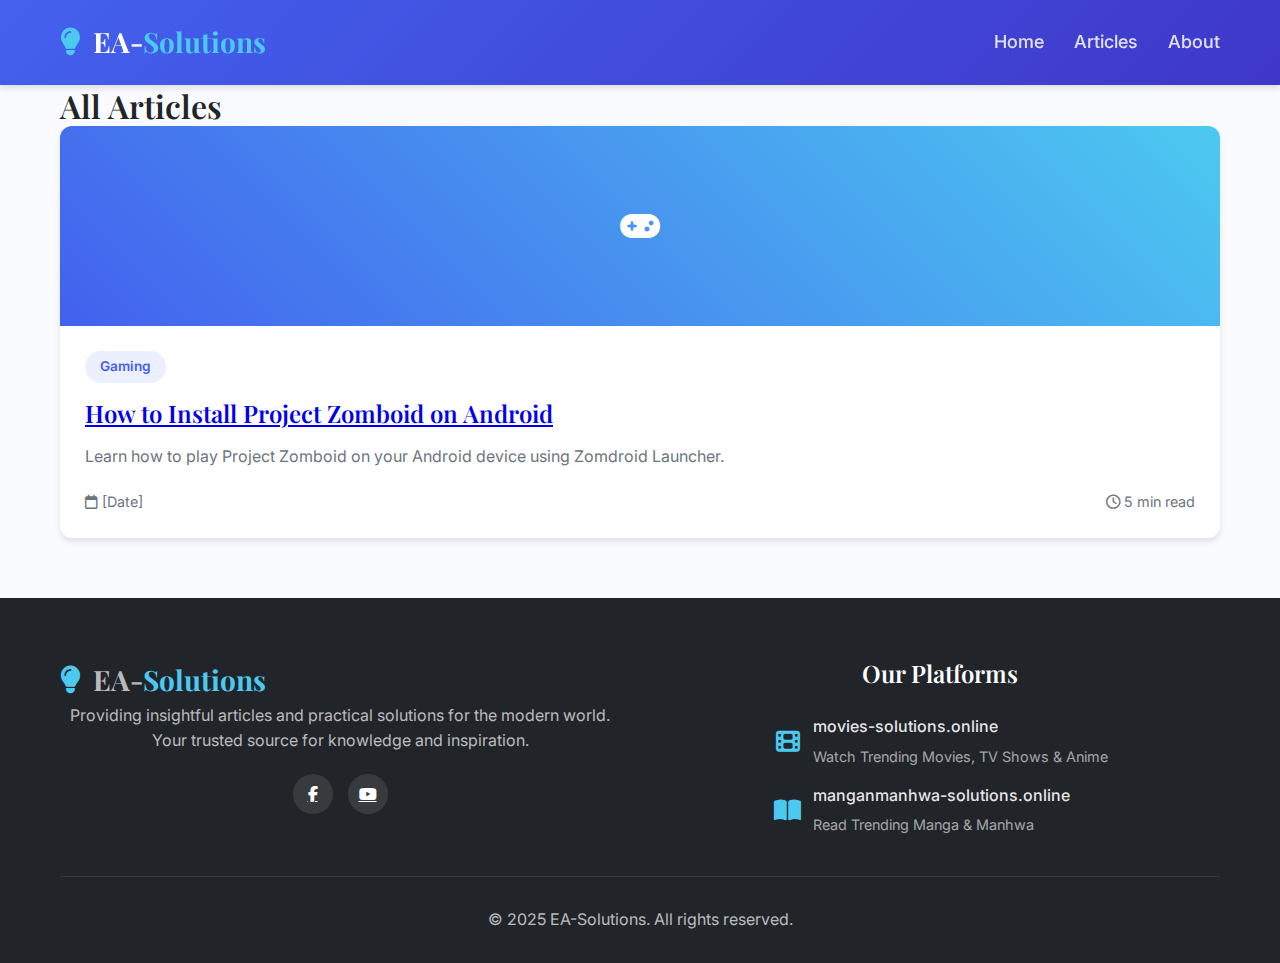
<file: articles.html>
<!DOCTYPE html>
<html lang="en">
<head>
    <meta charset="UTF-8">
    <meta name="viewport" content="width=device-width, initial-scale=1.0">
    <title>All Articles | EA-Solutions</title>
    <link rel="stylesheet" href="css/style.css">
    <link rel="stylesheet" href="https://cdnjs.cloudflare.com/ajax/libs/font-awesome/6.4.0/css/all.min.css">
    <link href="https://fonts.googleapis.com/css2?family=Inter:wght@300;400;500;600;700&family=Playfair+Display:wght@400;500;600;700&display=swap" rel="stylesheet">
</head>
<body>
    <!-- Header -->
    <header>
        <div class="container header-container">
            <div class="logo">
                <i class="fas fa-lightbulb logo-icon"></i>
                <div class="logo-text">EA-<span>Solutions</span></div>
            </div>
            <div class="mobile-menu">
                <i class="fas fa-bars"></i>
            </div>
            <nav>
                <ul>
                    <li><a href="index.html">Home</a></li>
                    <li><a href="articles.html">Articles</a></li> <!-- This page -->
                    <li><a href="#">About</a></li>
                </ul>
            </nav>
        </div>
    </header>

    <main class="container articles-main">
        <h1>All Articles</h1>
        <div class="posts-grid"> <!-- Reuse the grid style -->
            <!-- Article Link 1 -->
            <div class="post-card">
                <div class="post-img">
                    <i class="fas fa-gamepad"></i>
                </div>
                <div class="post-content">
                    <span class="post-category">Gaming</span>
                    <h3 class="post-title"><a href="article-zomboid-android.html">How to Install Project Zomboid on Android</a></h3>
                    <p class="post-excerpt">Learn how to play Project Zomboid on your Android device using Zomdroid Launcher.</p>
                    <div class="post-meta">
                        <span><i class="far fa-calendar"></i> [Date]</span>
                        <span><i class="far fa-clock"></i> 5 min read</span>
                    </div>
                </div>
            </div>

            <!-- Add more article links here as you create them -->
            <!-- Example:
            <div class="post-card">
                <div class="post-img">
                    <i class="fas fa-code"></i>
                </div>
                <div class="post-content">
                    <span class="post-category">Technology</span>
                    <h3 class="post-title"><a href="article-tech-topic.html">Another Article Title</a></h3>
                    <p class="post-excerpt">Excerpt for another article...</p>
                    <div class="post-meta">
                        <span><i class="far fa-calendar"></i> [Date]</span>
                        <span><i class="far fa-clock"></i> 4 min read</span>
                    </div>
                </div>
            </div>
            -->
        </div>
    </main>

    <!-- Footer -->
    <footer>
        <div class="container">
            <div class="footer-grid">
                <div class="footer-col">
                    <div class="logo">
                        <i class="fas fa-lightbulb logo-icon"></i>
                        <div class="logo-text">EA-<span>Solutions</span></div>
                    </div>
                    <p>Providing insightful articles and practical solutions for the modern world. Your trusted source for knowledge and inspiration.</p>
                    <div class="social-links">
                        <a href="https://web.facebook.com/profile.php?id=61577392417332" target="_blank" aria-label="Facebook"><i class="fab fa-facebook-f"></i></a>
                        <a href="https://www.youtube.com/@MLSolutions621" target="_blank" aria-label="YouTube"><i class="fab fa-youtube"></i></a>
                    </div>
                </div>
                <div class="footer-col">
                    <h3>Our Platforms</h3>
                    <div class="platform-links">
                        <div class="platform-item">
                            <i class="fas fa-film platform-icon"></i>
                            <div class="platform-content">
                                <a href="https://movies-solutions.online" target="_blank" rel="noopener">movies-solutions.online</a>
                                <p>Watch Trending Movies, TV Shows & Anime</p>
                            </div>
                        </div>
                        <div class="platform-item">
                            <i class="fas fa-book-open platform-icon"></i>
                            <div class="platform-content">
                                <a href="https://manganmanhwa-solutions.online" target="_blank" rel="noopener">manganmanhwa-solutions.online</a>
                                <p>Read Trending Manga & Manhwa</p>
                            </div>
                        </div>
                    </div>
                </div>
            </div>
            <div class="copyright">
                <p>&copy; 2025 EA-Solutions. All rights reserved.</p>
            </div>
        </div>
    </footer>

    <script src="js/app.js"></script>
</body>
</html>
</file>
<file: css/style.css>
:root {
    --primary: #4361ee;
    --secondary: #3f37c9;
    --accent: #4cc9f0;
    --light: #f8f9fa;
    --dark: #212529;
    --gray: #6c757d;
    --success: #4ade80;
    --warning: #facc15;
    --danger: #f87171;
    --transition: all 0.3s ease;
    --shadow: 0 4px 6px rgba(0, 0, 0, 0.1);
    --shadow-lg: 0 10px 15px rgba(0, 0, 0, 0.1);
    --radius: 12px;
}

* {
    margin: 0;
    padding: 0;
    box-sizing: border-box;
}

body {
    font-family: 'Inter', sans-serif;
    background-color: #fafbff;
    color: var(--dark);
    line-height: 1.6;
    overflow-x: hidden;
}

h1, h2, h3, h4, h5 {
    font-family: 'Playfair Display', serif;
    font-weight: 600;
    line-height: 1.3;
}

.container {
    width: 100%;
    max-width: 1200px;
    margin: 0 auto;
    padding: 0 20px;
}

/* Header Styles */
header {
    background: linear-gradient(135deg, var(--primary), var(--secondary));
    color: white;
    padding: 20px 0;
    position: sticky;
    top: 0;
    z-index: 100;
    box-shadow: var(--shadow);
}

.header-container {
    display: flex;
    justify-content: space-between;
    align-items: center;
}

.logo {
    display: flex;
    align-items: center;
    gap: 12px;
}

.logo-icon {
    font-size: 28px;
    color: var(--accent);
}

.logo-text {
    font-family: 'Playfair Display', serif;
    font-size: 28px;
    font-weight: 700;
}

.logo-text span {
    color: var(--accent);
}

nav ul {
    display: flex;
    list-style: none;
    gap: 30px;
}

nav a {
    color: rgba(255, 255, 255, 0.85);
    text-decoration: none;
    font-weight: 500;
    font-size: 18px;
    transition: var(--transition);
    position: relative;
}

nav a:hover {
    color: white;
}

nav a::after {
    content: '';
    position: absolute;
    bottom: -5px;
    left: 0;
    width: 0;
    height: 2px;
    background: var(--accent);
    transition: var(--transition);
}

nav a:hover::after {
    width: 100%;
}

.mobile-menu {
    display: none;
    font-size: 24px;
    cursor: pointer;
}

/* Hero Section */
.hero {
    padding: 100px 0;
    background: linear-gradient(rgba(67, 97, 238, 0.05), rgba(63, 55, 201, 0.05));
    position: relative;
    overflow: hidden;
}

.hero::before {
    content: '';
    position: absolute;
    top: -50px;
    right: -50px;
    width: 300px;
    height: 300px;
    border-radius: 50%;
    background: linear-gradient(135deg, var(--accent), var(--primary));
    opacity: 0.1;
}

.hero-content {
    max-width: 650px;
    position: relative;
    z-index: 2;
}

.hero h1 {
    font-size: 3.5rem;
    margin-bottom: 20px;
    color: var(--secondary);
}

.hero p {
    font-size: 1.2rem;
    margin-bottom: 30px;
    color: var(--gray);
}

.btn {
    display: inline-block;
    padding: 14px 32px;
    background: var(--primary);
    color: white;
    border-radius: 50px;
    text-decoration: none;
    font-weight: 600;
    transition: var(--transition);
    border: 2px solid var(--primary);
    box-shadow: var(--shadow);
}

.btn:hover {
    background: transparent;
    color: var(--primary);
    transform: translateY(-3px);
    box-shadow: var(--shadow-lg);
}

.btn-outline {
    background: transparent;
    color: var(--primary);
    margin-left: 15px;
}

.btn-outline:hover {
    background: var(--primary);
    color: white;
}

/* Featured Posts */
.section-title {
    text-align: center;
    margin: 60px 0 40px;
    position: relative;
}

.section-title h2 {
    font-size: 2.5rem;
    color: var(--secondary);
    display: inline-block;
}

.section-title h2::after {
    content: '';
    position: absolute;
    bottom: -10px;
    left: 50%;
    transform: translateX(-50%);
    width: 80px;
    height: 4px;
    background: var(--accent);
    border-radius: 2px;
}

.posts-grid {
    display: grid;
    grid-template-columns: repeat(auto-fit, minmax(300px, 1fr));
    gap: 30px;
    margin-bottom: 60px;
}

.post-card {
    background: white;
    border-radius: var(--radius);
    overflow: hidden;
    box-shadow: var(--shadow);
    transition: var(--transition);
}

.post-card:hover {
    transform: translateY(-10px);
    box-shadow: var(--shadow-lg);
}

.post-img {
    height: 200px;
    background: linear-gradient(45deg, var(--primary), var(--accent));
    display: flex;
    align-items: center;
    justify-content: center;
    color: white;
    font-size: 2rem;
}

.post-content {
    padding: 25px;
}

.post-category {
    display: inline-block;
    padding: 5px 15px;
    background: rgba(67, 97, 238, 0.1);
    color: var(--primary);
    border-radius: 50px;
    font-size: 0.85rem;
    font-weight: 600;
    margin-bottom: 15px;
}

.post-title {
    font-size: 1.5rem;
    margin-bottom: 15px;
}

.post-excerpt {
    color: var(--gray);
    margin-bottom: 20px;
}

.post-meta {
    display: flex;
    justify-content: space-between;
    color: var(--gray);
    font-size: 0.9rem;
}

/* Newsletter */
.newsletter {
    background: linear-gradient(135deg, var(--primary), var(--secondary));
    padding: 80px 0;
    color: white;
    text-align: center;
    margin: 60px 0;
}

.newsletter h2 {
    font-size: 2.5rem;
    margin-bottom: 20px;
}

.newsletter p {
    max-width: 600px;
    margin: 0 auto 30px;
    font-size: 1.1rem;
    opacity: 0.9;
}

.newsletter-form {
    max-width: 500px;
    margin: 0 auto;
    display: flex;
    gap: 10px;
}

.newsletter-form input {
    flex: 1;
    padding: 15px 20px;
    border: none;
    border-radius: 50px;
    font-size: 1rem;
}

.newsletter-form button {
    padding: 15px 30px;
    background: var(--accent);
    color: white;
    border: none;
    border-radius: 50px;
    font-weight: 600;
    cursor: pointer;
    transition: var(--transition);
}

.newsletter-form button:hover {
    background: white;
    color: var(--primary);
}

/* Footer */
footer {
    background: var(--dark);
    color: rgba(255, 255, 255, 0.7);
    padding: 60px 0 30px;
}

.footer-grid {
    display: grid;
    grid-template-columns: repeat(auto-fit, minmax(250px, 1fr));
    gap: 40px;
    margin-bottom: 40px;
    /* Center the content within each grid item */
    justify-items: center;
}

.footer-col h3 {
    color: white;
    margin-bottom: 25px;
    font-size: 1.5rem;
    /* Ensure the heading itself is centered if its container is centered */
    text-align: center;
}

.footer-col p {
    margin-bottom: 20px; /* Adjusted margin */
    /* Center text within paragraphs */
    text-align: center;
}

/* New styles for the logo block wrapper */
.footer-logo-block {
    width: 100%; /* Take full width of the column */
    display: flex; /* Use flex to center the logo div */
    justify-content: center; /* Center the logo horizontally */
    margin-bottom: 15px; /* Add space below the logo block */
}

/* The logo itself should remain side-by-side as per original styles */
.logo {
    /* Keep original styles for side-by-side layout */
    display: flex; /* Original style */
    align-items: center; /* Original style */
    gap: 12px; /* Original style */
    /* Remove any specific centering from the logo if it existed before */
    /* margin-left: auto; margin-right: auto; is replaced by parent justify-content */
}

.social-links {
    display: flex;
    gap: 15px;
    margin-top: 20px; /* Add space above social links */
    /* Center the flex container itself */
    justify-content: center;
}

.social-links a {
    display: flex;
    align-items: center;
    justify-content: center;
    width: 40px;
    height: 40px;
    background: rgba(255, 255, 255, 0.1);
    color: white;
    border-radius: 50%;
    transition: var(--transition);
}

.social-links a:hover {
    background: var(--accent);
    transform: translateY(-3px);
}

/* New Styles for Platform Links */
.platform-links {
    display: flex;
    flex-direction: column;
    gap: 15px; /* Increased gap for better spacing between items */
    margin-top: 20px; /* Add space above platform links */
    /* Center the flex container itself */
    justify-content: center;
    align-items: center; /* Center the items inside the flex container */
    width: 100%; /* Ensure it takes full width of its grid cell to center properly */
    text-align: center; /* Center text inside the container */
}

.platform-item {
    display: flex;
    align-items: center; /* Align icon and text vertically */
    gap: 10px; /* Space between icon and text block */
    width: 100%; /* Full width */
    text-align: left; /* Align text inside the item to the left */
}

.platform-icon {
    font-size: 1.5rem; /* Adjust icon size */
    color: var(--accent); /* Use accent color for icons */
    min-width: 30px; /* Ensure consistent spacing even if icon sizes vary slightly */
    text-align: center; /* Center the icon within its space */
}

.platform-content {
    display: flex;
    flex-direction: column;
    gap: 5px; /* Space between link and description */
    flex-grow: 1; /* Allow content to take remaining space */
}

.platform-content a {
    color: rgba(255, 255, 255, 0.9); /* Slightly brighter color for the link */
    text-decoration: none;
    font-weight: 500; /* Make link slightly bolder */
    transition: var(--transition);
    display: block; /* Make link take full width of its container */
    text-align: left; /* Align link text to the left */
}

.platform-content a:hover {
    color: var(--accent);
    /* Remove padding-left on hover as text-align center is used */
    /* padding-left: 5px; */
}

.platform-content p {
    margin: 0; /* Reset paragraph margin */
    font-size: 0.9rem; /* Slightly smaller font for description */
    color: rgba(255, 255, 255, 0.6); /* Lighter color for description */
    text-align: left; /* Align description text to the left */
}


.footer-links {
    list-style: none;
}

.footer-links li {
    margin-bottom: 12px;
}

.footer-links a {
    color: rgba(255, 255, 255, 0.7);
    text-decoration: none;
    transition: var(--transition);
}

.footer-links a:hover {
    color: var(--accent);
    padding-left: 5px;
}

.copyright {
    text-align: center;
    padding-top: 30px;
    border-top: 1px solid rgba(255, 255, 255, 0.1);
}

/* Responsive Design */
@media (max-width: 992px) {
    .hero h1 {
        font-size: 2.8rem;
    }
}

@media (max-width: 768px) {
    .mobile-menu {
        display: block;
    }

    nav ul {
        display: none;
        position: absolute;
        top: 100%;
        left: 0;
        width: 100%;
        background: var(--secondary);
        flex-direction: column;
        padding: 20px;
        gap: 15px;
        box-shadow: var(--shadow-lg);
    }

    nav ul.active {
        display: flex;
    }

    .hero {
        padding: 70px 0;
    }

    .hero h1 {
        font-size: 2.3rem;
    }

    .btn {
        display: block;
        text-align: center;
        margin-bottom: 15px;
    }

    .btn-outline {
        margin-left: 0;
    }

    .newsletter-form {
        flex-direction: column;
    }

    /* Adjust platform items for mobile */
    .platform-item {
        flex-direction: column; /* Stack icon and text vertically on mobile */
        align-items: flex-start; /* Align items to the start */
        text-align: center; /* Center text inside the item */
    }

    .platform-content {
        text-align: center; /* Center text inside the content block */
    }

    .platform-content a,
    .platform-content p {
        text-align: center; /* Center the link and paragraph text */
    }
}

@media (max-width: 576px) {
    .hero h1 {
        font-size: 2rem;
    }

    .section-title h2 {
        font-size: 2rem;
    }
}
</file>
<file: css/articles-style.css>
/* article-style.css */

/* Link to the main CSS file first */
/* This is done in the HTML using multiple <link> tags */
/* We will define specific overrides here */


/* --- Header Override for Article Pages --- */
/* If you want the logo to be centered in the header on article pages */
/* (This changes the default layout from logo-left, menu-right) */
/* You might need to adjust the HTML structure slightly if using space-between */

/* Option 1: If you want the logo to be the center item */
/* This requires changing the HTML to have logo in the center */
/* <div class="header-container">
       <div></div> <!- - Empty space or left item - ->
       <div class="logo">...</div>
       <nav>...</nav>
   </div> */
/* And then use justify-content: space-around or space-evenly */
/*
.header-container {
    justify-content: space-around; 
}
*/

/* Option 2: If you want the logo div itself to be centered within the container */
/* This requires changing the container's flex behavior */
.header-container {
    justify-content: center; /* This centers the logo, but pushes the nav to the right */
    /* To keep nav on the right, you might need absolute positioning or a different layout */
    position: relative; /* For absolute positioning of nav */
}

.logo {
    /* No specific change needed here, it will be centered due to justify-content: center */
    /* on the parent .header-container */
    order: 1; /* Place it in the center visually if needed */
}

/* Move the nav to the right using absolute positioning */
nav {
    position: absolute;
    right: 0; /* Align nav to the right edge of the container */
    top: 50%;
    transform: translateY(-50%); /* Vertically center nav */
}

/* Hide the mobile menu button if it's not needed for centering logic */
/* Or handle it differently in the JS for this layout */
.mobile-menu {
    /* display: none; */ /* Only if you don't want the mobile menu */
    position: absolute;
    left: 0; /* Position mobile menu on the left */
    top: 50%;
    transform: translateY(-50%); /* Vertically center mobile menu */
}

/* Option 3: Keep space-between but center the logo item itself */
/* This is less common and requires specific width management */
/*
.header-container {
    justify-content: space-between; 
    align-items: center;
}
.logo {
    margin: 0 auto; /* This centers the logo but might interfere with space-between */
}
nav ul {
    margin-left: auto; /* Push nav to the right */
}
*/

/* For now, using Option 2 seems most straightforward for centering the logo visually */
/* while keeping the nav on the right, assuming the HTML structure is flexible enough */
/* or the mobile menu is handled separately if visible. */

/* --- End Header Override --- */

/* --- Article-Specific Main Styles --- */
/* You can add styles specific to the article content here if needed */
/* For example, styling the article content area */

main.article-main {
    padding: 40px 0; /* Add some padding */
    max-width: 800px; /* Limit width for readability */
    margin: 0 auto; /* Center the main content block */
}

main.article-main article {
    background-color: white; /* Ensure article bg is white */
    padding: 30px; /* Add padding inside the article block */
    border-radius: var(--radius); /* Apply radius */
    box-shadow: var(--shadow); /* Apply shadow */
}

main.article-main h1 {
    font-size: 2.5rem; /* Adjust article title size */
    margin-bottom: 20px;
    color: var(--secondary); /* Use secondary color */
}

main.article-main h2 {
    font-size: 1.8rem;
    margin-top: 30px;
    margin-bottom: 15px;
    color: var(--primary); /* Use primary color */
}

main.article-main p {
    margin-bottom: 15px;
    line-height: 1.7; /* Improve readability */
}

main.article-main ul,
main.article-main ol {
    margin: 15px 0;
    padding-left: 30px; /* Indent lists */
}

main.article-main li {
    margin-bottom: 8px;
}

/* Style for embedded videos */
.video-container {
    position: relative;
    overflow: hidden;
    width: 100%;
    /* Adjust aspect ratio as needed, 16:9 is common */
    /* padding-top: 56.25%; /* 16:9 Aspect Ratio */
    margin: 20px 0; /* Add margin */
}

.video-container iframe {
    position: absolute;
    top: 0;
    left: 0;
    width: 100%;
    height: 100%;
    border: 0; /* Remove default border */
}

/* Style for article meta information */
.article-meta {
    display: flex;
    gap: 20px;
    color: var(--gray);
    font-size: 0.9rem;
    margin-bottom: 20px;
    padding-bottom: 15px;
    border-bottom: 1px solid var(--light); /* Add a subtle bottom border */
}

/* --- End Article-Specific Main Styles --- */


/* --- Footer Styles (Copied from main style.css to ensure consistency) --- */
/* It's generally better to keep common styles in the main CSS */
/* and only override specific parts here if needed. */
/* For now, let's assume the main CSS handles the footer correctly */
/* and we don't need to redefine everything. */
/* However, if the footer on articles looks different, */
/* you might need to copy relevant parts or adjust the main CSS. */

/* --- End Footer Styles --- */


/* --- Responsive Adjustments for Article Pages --- */
@media (max-width: 768px) {
    .header-container {
        justify-content: flex-start; /* Revert to default layout on mobile */
        /* Or handle mobile menu toggle logic differently */
    }

    .logo {
        order: 0; /* Reset order */
    }

    nav {
        position: static; /* Reset nav position */
        transform: none; /* Reset transform */
    }

    .mobile-menu {
        position: static; /* Reset mobile menu position */
        transform: none; /* Reset transform */
        display: block; /* Show mobile menu */
        margin-left: auto; /* Push it to the right */
    }

    /* Hide the full nav menu by default on mobile */
    nav ul {
        display: none;
        position: absolute;
        top: 100%;
        left: 0;
        width: 100%;
        background: var(--secondary);
        flex-direction: column;
        padding: 20px;
        gap: 15px;
        box-shadow: var(--shadow-lg);
        z-index: 101; /* Ensure it appears above other content */
    }

    /* Show the menu when active */
    nav ul.active {
        display: flex;
    }

    main.article-main article {
        padding: 20px; /* Reduce padding on smaller screens */
    }

    main.article-main h1 {
        font-size: 2rem; /* Reduce title size */
    }

    main.article-main h2 {
        font-size: 1.5rem; /* Reduce subtitle size */
    }
}

/* --- End Responsive Adjustments --- */
</file>
